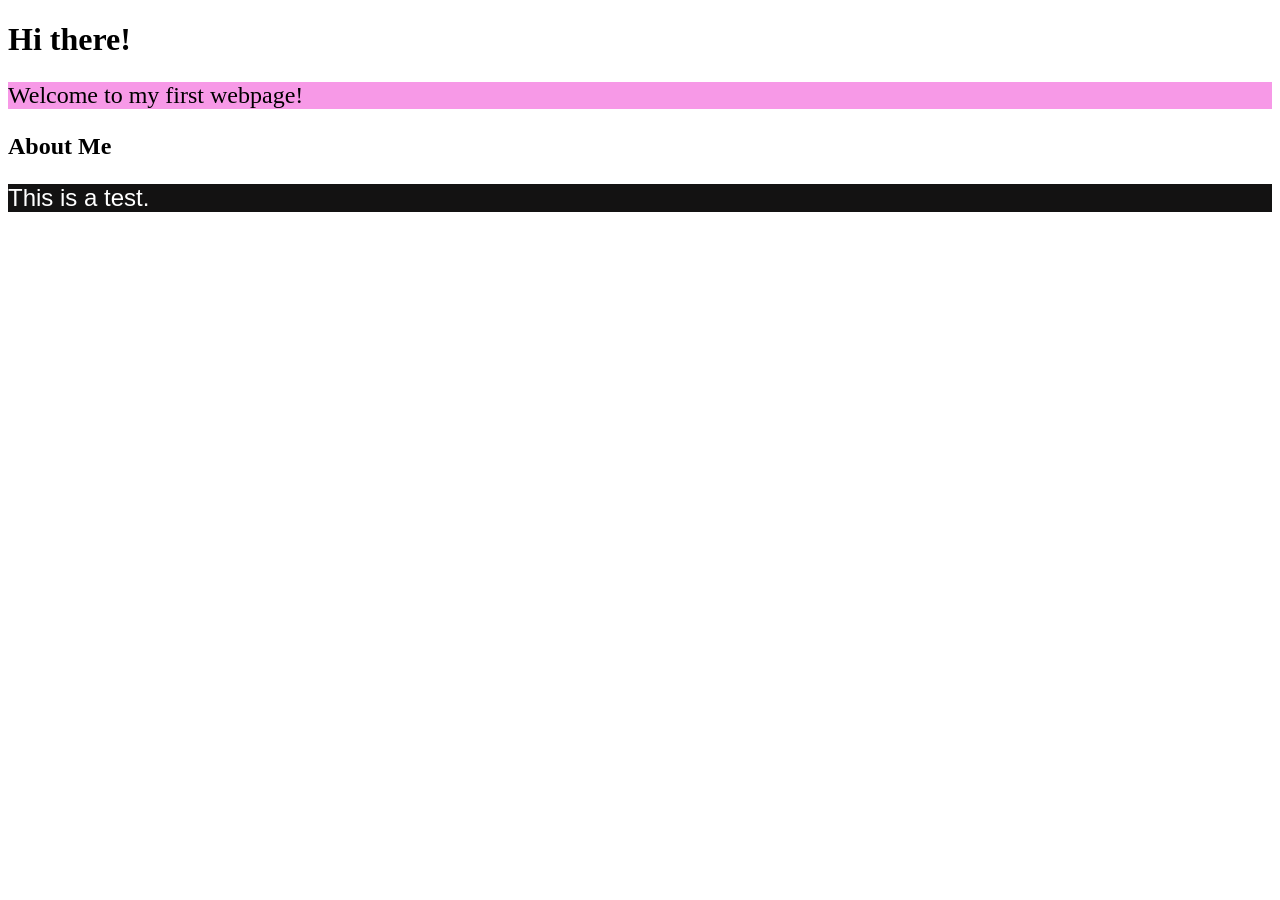
<file: Week2/index.html>
<!DOCTYPE html>
<html>


</head>
    <title>My First Webpage!</title>
</head>
<body>
    <h1> Hi there! </h1>
    <p style="background-color:rgb(247, 153, 231); font-size: 24px;">Welcome to my first webpage!</p>
    <h2>About Me</h2>
    <p style="background-color:rgb(19, 18, 18); font-size: 24px; color: white; font-family: Arial, sans-serif;">This is a test.</p>
   </body> 
</html>
</file>
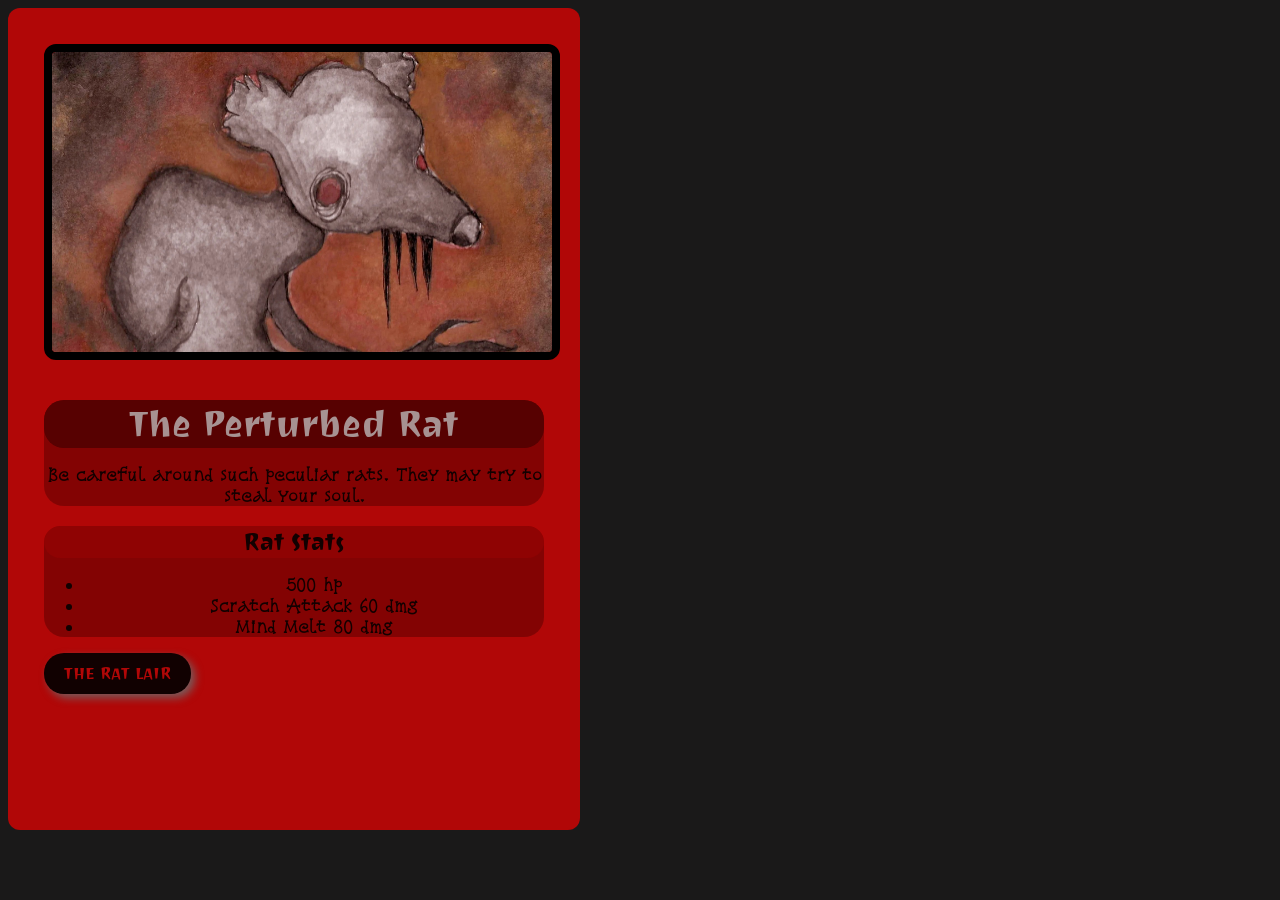
<file: Week3/homework/index.html>
<!DOCTYPE html>
<html lang="en">
<head>
    <meta charset="UTF-8">
    <meta name="viewport" content="width=device-width, initial-scale=1.0">
    <title>CARD</title>
    <style>
        @import url('https://fonts.googleapis.com/css2?family=Joti+One&family=Snowburst+One&display=swap');
    </style>
    <link rel="stylesheet" href="./styles.css">
</head>
<body>
    <div class="card">
        <img class="img"src="./assets/ratPic.jpg" alt="Rat">
        <div class="details">
            <h1>The Perturbed Rat</h1><p>Be careful around such peculiar rats. They may try to steal your soul.</p>
        </div>
    
        <div class="stats"><h2>Rat Stats</h2>
        <ul>
            <li>500 hp</li>
            <li>Scratch Attack 60 dmg</li>
            <li>Mind Melt 80 dmg</li>
        </ul>
        </div>
        <div class="button">
            <button id="ratlair"><a href="./ratlair.html">THE RAT LAIR</a></button>
        </div>
    </div>
</body>
    
</html>
</file>
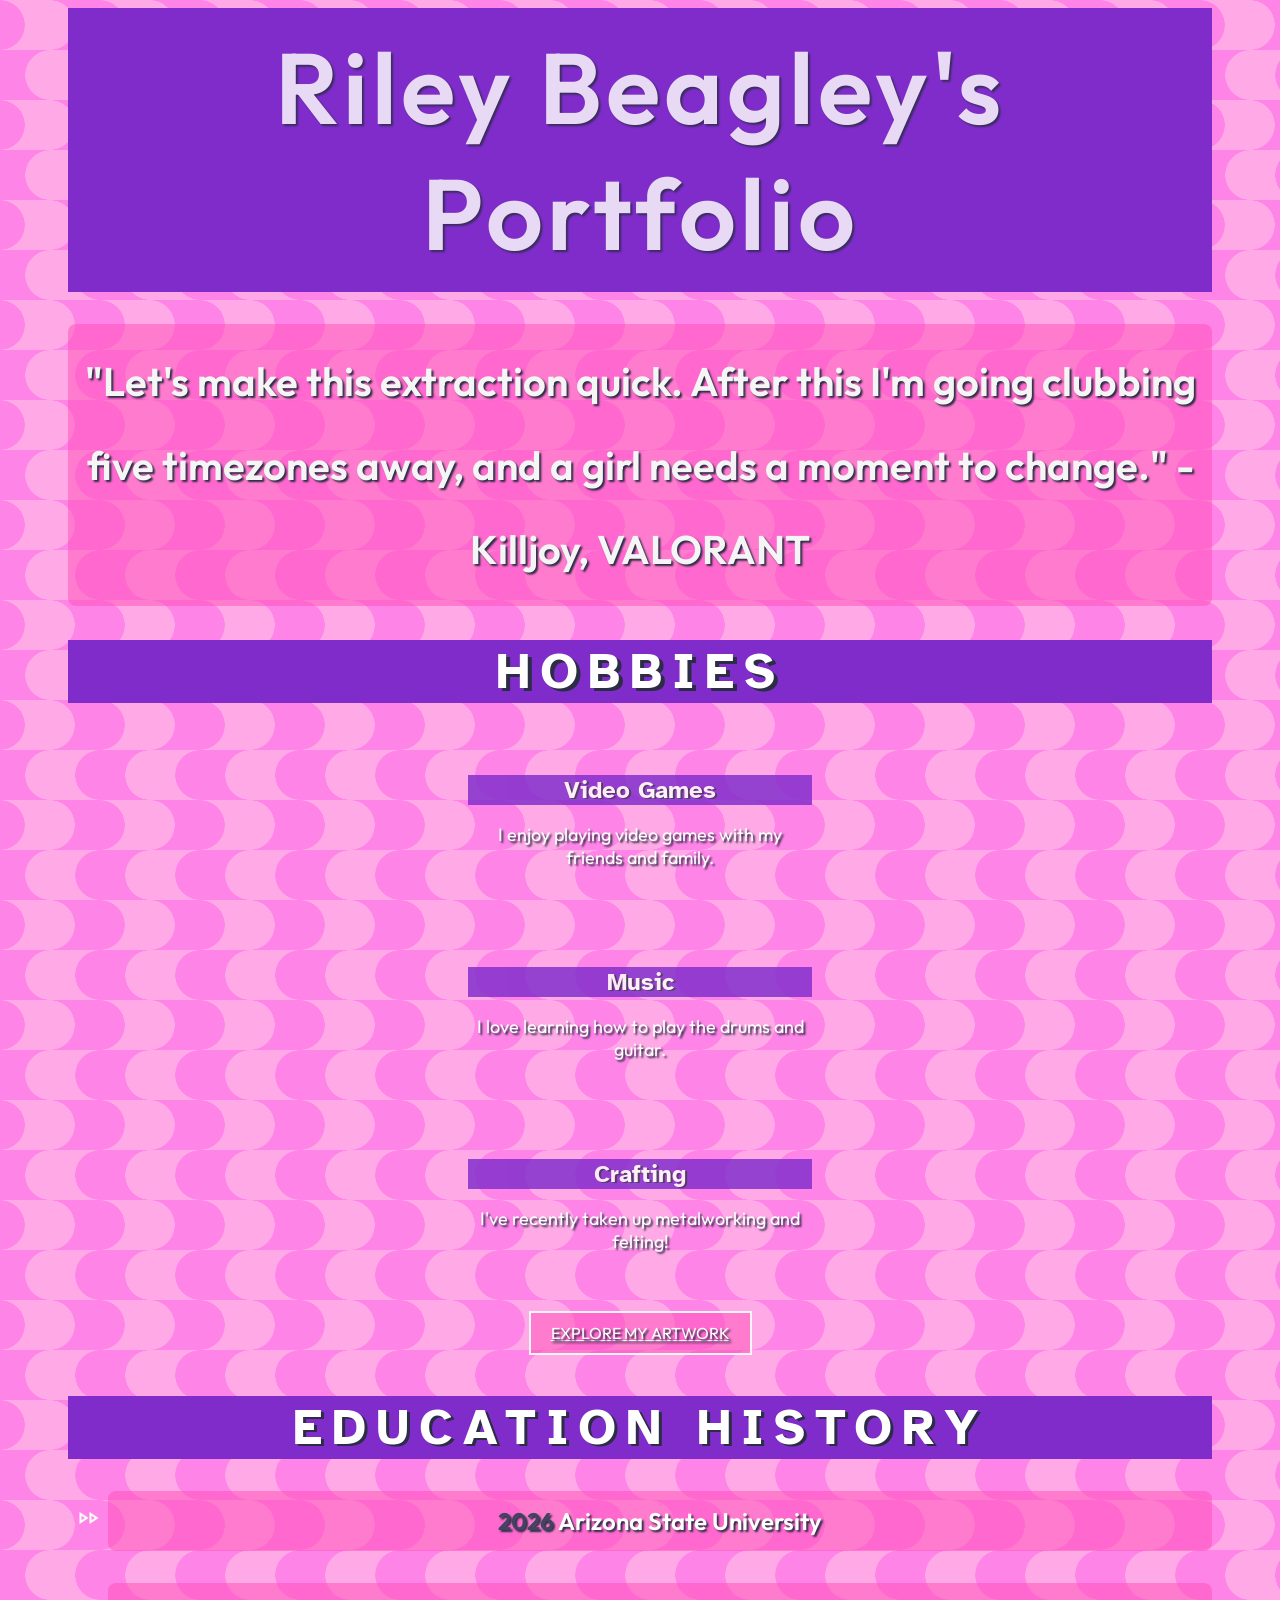
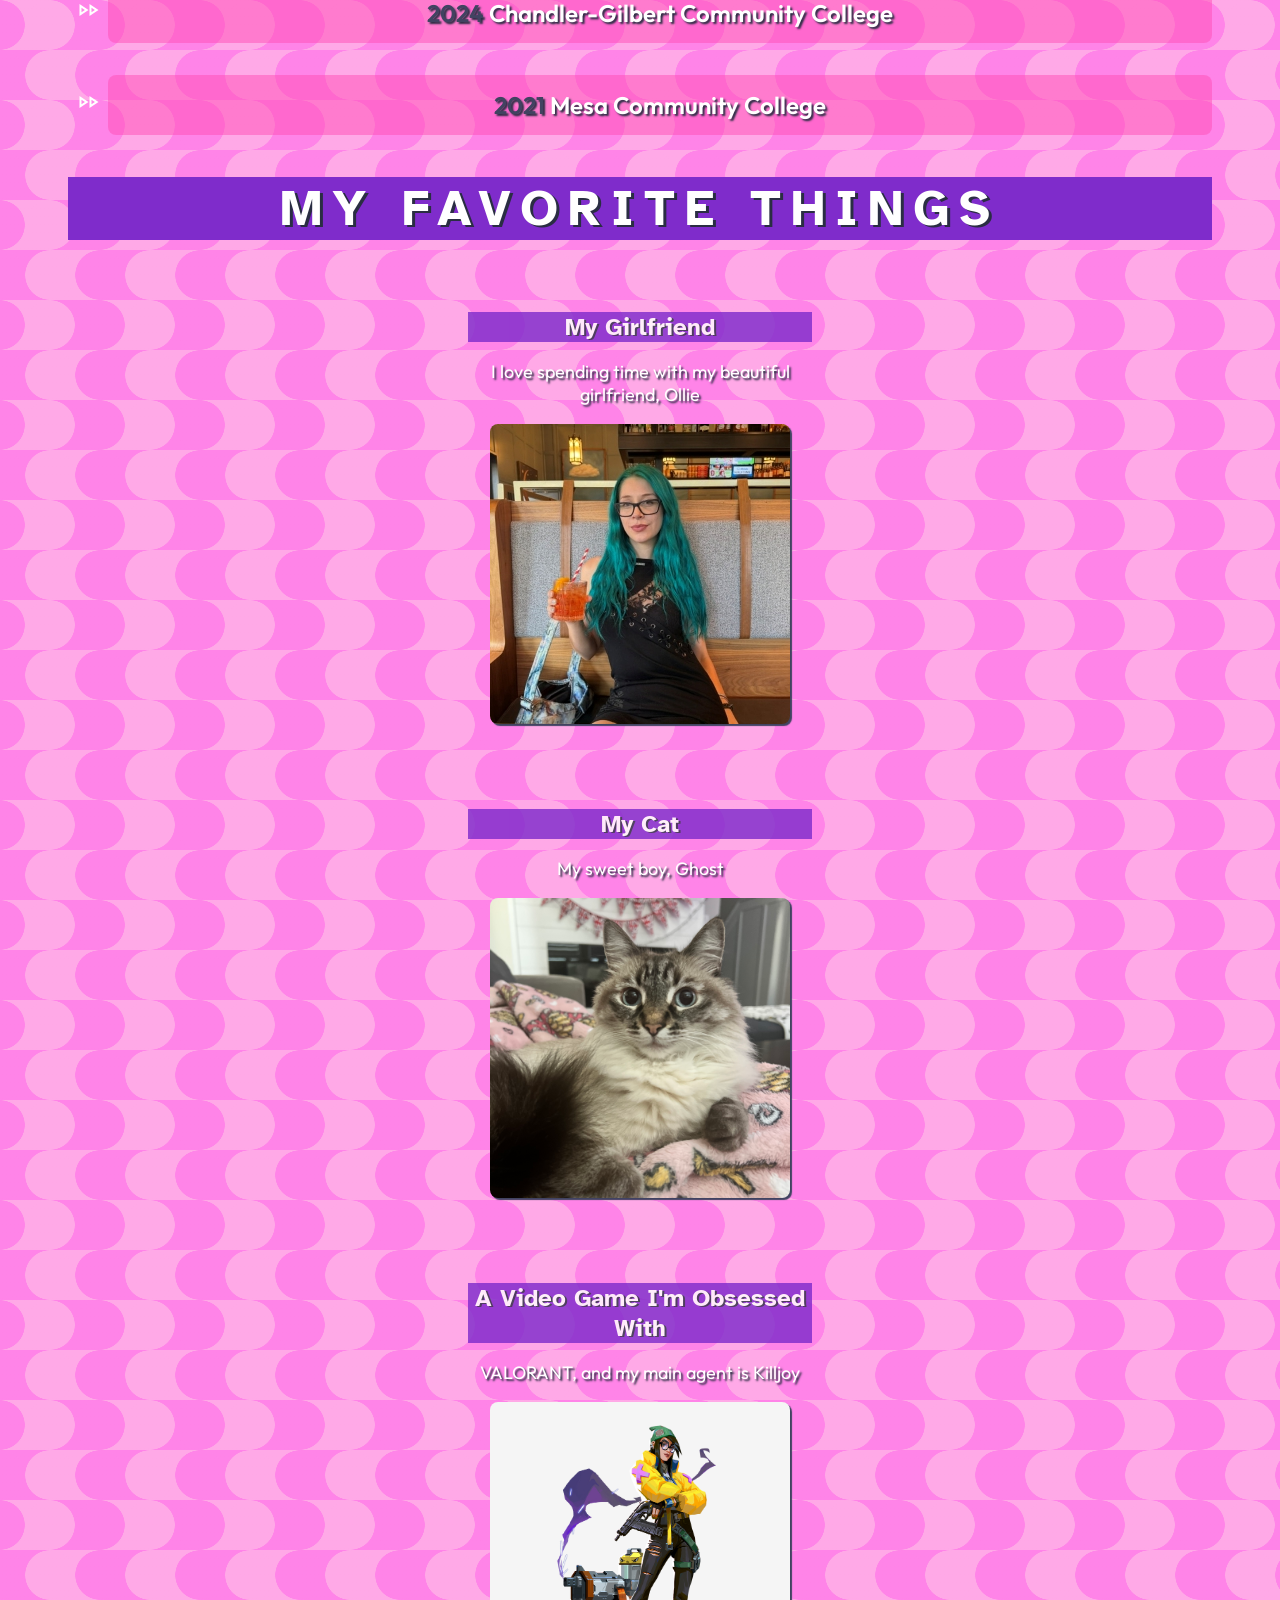
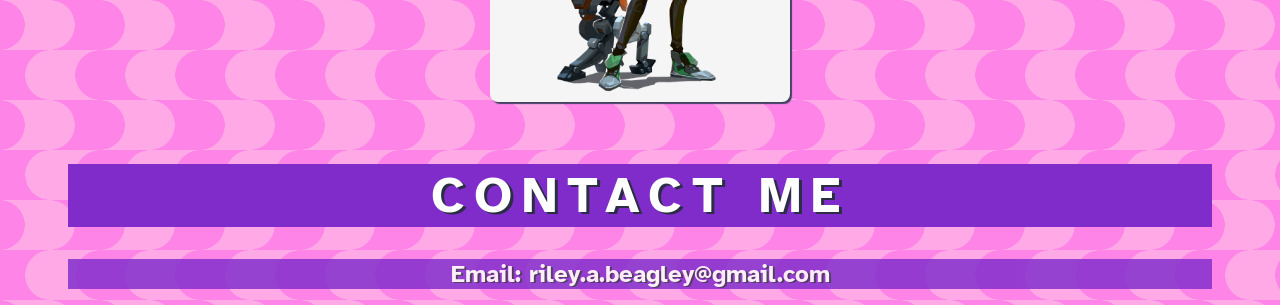
<file: Week3/personalportfolio/index.html>
<!DOCTYPE html>
<html lang="en">
<head>
    <meta charset="UTF-8">
    <meta name="viewport" content="width=device-width, initial-scale=1.0">
    <title>Riley's Portfolio</title>
    <style>
        @import url('https://fonts.googleapis.com/css2?family=Atkinson+Hyperlegible:ital,wght@0,400;0,700;1,400;1,700&family=Outfit:wght@100..900&display=swap');
        @import url('https://fonts.googleapis.com/css2?family=Atkinson+Hyperlegible:ital,wght@0,400;0,700;1,400;1,700&family=Outfit:wght@100..900&display=swap');
    </style>
    <link rel="stylesheet" href="./styles.css">
</head>
<body>
    <header><span>Riley Beagley's Portfolio</span></header>
    <div class="title">"Let's make this extraction quick. After this I'm going clubbing five timezones away, and a girl needs a moment to change." -Killjoy, VALORANT</div>

    <div class="hobbies">
        <h1>HOBBIES</h1>
        <div class="cards">
            <div id="designer"><h3>Video Games</h3><p>I enjoy playing video games with my friends and family.</p></div>
            <div id="designer"><h3>Music</h3><p>I love learning how to play the drums and guitar.</p></div>
            <div id="designer"><h3>Crafting</h3><p>I've recently taken up metalworking and felting!</p></div>
            <button id="explore"><a href="./artwork.html">EXPLORE MY ARTWORK</a></button>
        </div>
    </div>

    <div class="education">
        <h2>EDUCATION HISTORY</h2>
        <ul>
            <li><span class="year">2026</span> Arizona State University</li>
            <li><span class="year">2024</span> Chandler-Gilbert Community College</li>
            <li><span class="year">2021</span> Mesa Community College</li>
        </ul>
    </div>

    <div class="favoriteThings">
        <h2>My Favorite Things</h2>
        <div class="cards">
            <div id="designer">
                <h3>My Girlfriend</h3>
                <p>I love spending time with my beautiful girlfriend, Ollie</p>
                <img src="./assets/ollie.jpg" width="250" height="300"/>
            </div>

            <div id="designer">
                <h3>My Cat</h3>
                <p>My sweet boy, Ghost</p>
                <img src="./assets/gort.jpeg" width="250" height="300"/>
            </div>

            <div id="designer">
                <h3>A Video Game I'm Obsessed With</h3>
                <p>VALORANT, and my main agent is Killjoy</p>
                <img src="./assets/killjoy.png" width="400" height="350"/>
            </div>

        </div>
    </div>

    <footer>
        <h2>CONTACT ME</h2>
        <h3>Email: riley.a.beagley@gmail.com</h3>
    </footer>
</body>
</html>
</file>
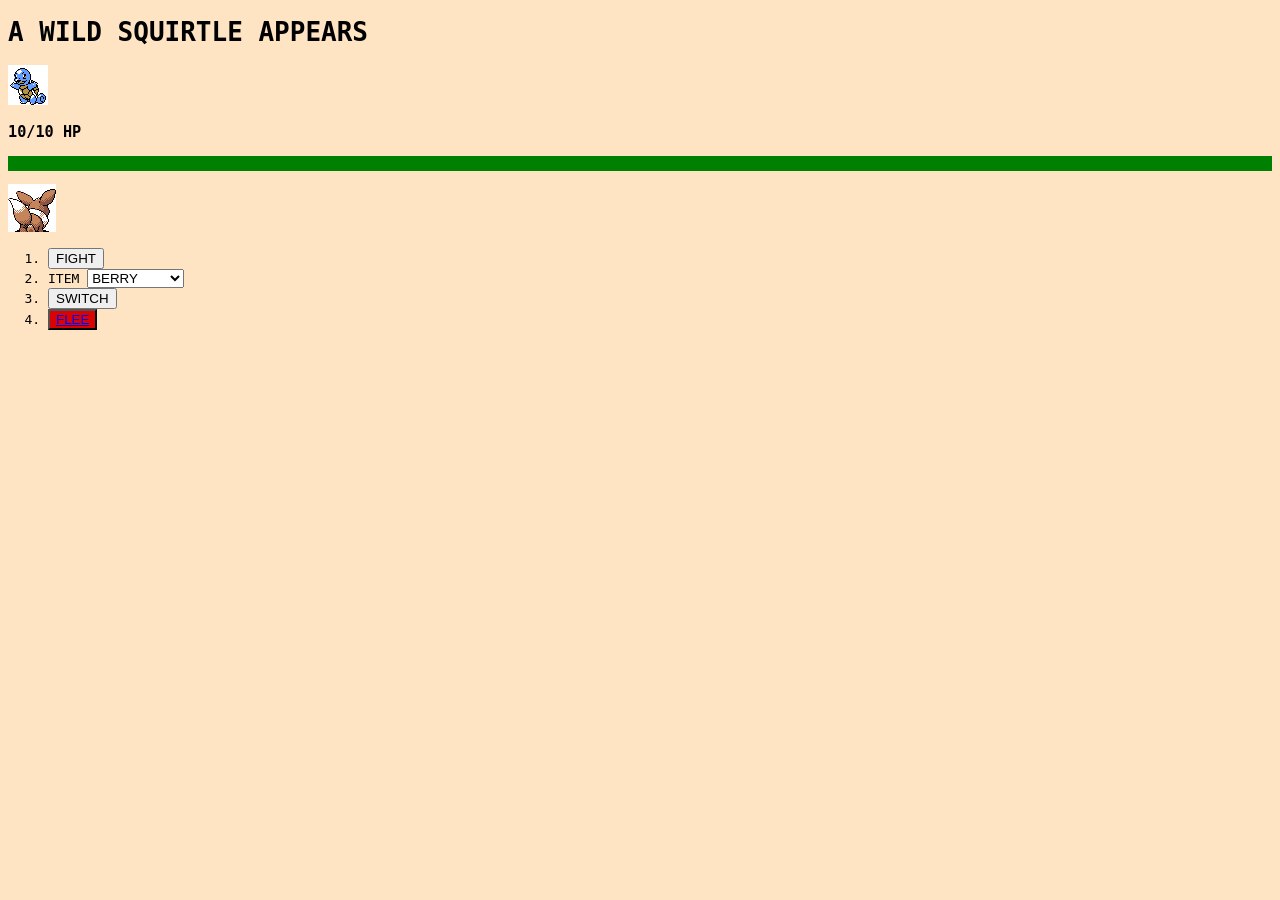
<file: Week2/ourfirstgame/game.html>
<!DOCTYPE html>
<html>
    <head>
    <title>My Favorite Pokemon</title>
    </head>
    <body class="battle" style="background-color: bisque; font-family: monospace;">
        <h1 id="squirtle">A WILD SQUIRTLE APPEARS</h1>
        <section class="squirtle"></section>
            <img src="./assets\squirtlefront.png"></img>
            <h3>10/10 HP</h3>
        </section>
            <div style="background-color: green;"><p></p><p>&nbsp;</p></div>
        <section class="eevee">
            <img src="./assets\eeveeback.png"/>
            <ol>
                <li><button>FIGHT</button></li>
                <li><label id="item" for="item-select">ITEM</label>
                    
                    <select id="item-select">
                        <option value="berries">BERRY</option>
                        <option value="lemonade">LEMONADE</option>
                    </select>

                <li><button>SWITCH</button></li>
                    

                <li><button style="background-color: rgb(219, 2, 2); color: white;"><a href="./index.html">FLEE</button></a></li>

            </ol>
        </section>

    </body>


    </html>
</file>
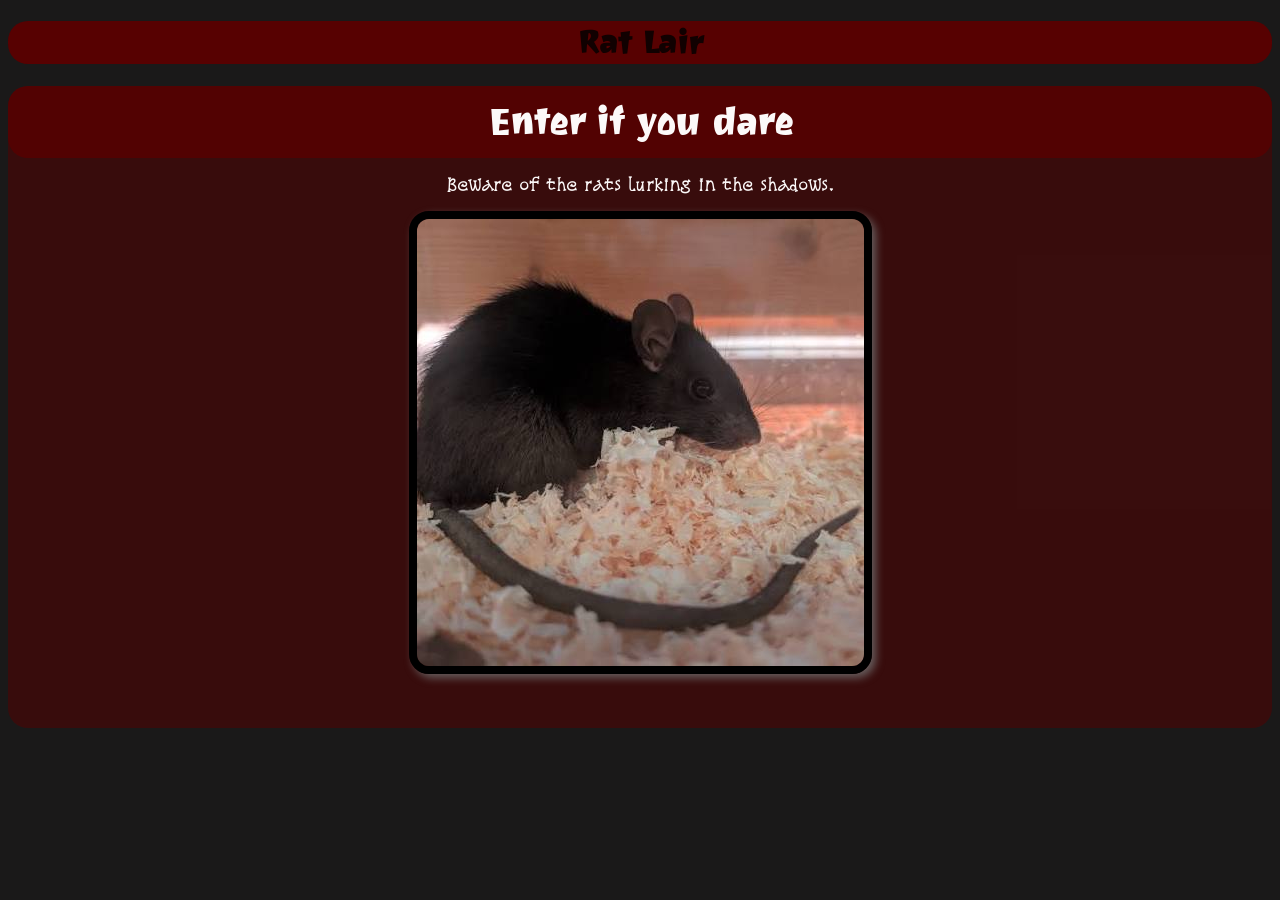
<file: Week3/homework/ratlair.html>
<!DOCTYPE html>
<html lang="en">
<head>
    <meta charset="UTF-8">
    <meta name="viewport" content="width=device-width, initial-scale=1.0">
    <title>Rat Lair</title>
    <link rel="stylesheet" href="./styles.css">
    <style>
        @import url('https://fonts.googleapis.com/css2?family=Joti+One&family=Snowburst+One&display=swap');
    </style>
    <div class="lair">
        <h1>Rat Lair</h1>
    </div>
</head>
<body>
    <div class="base">
        <h1>Enter if you dare</h1>
        <p>Beware of the rats lurking in the shadows.</p>
        <img src="./assets/blackRat.jpg">
    </div>
</body>
</html>
</file>
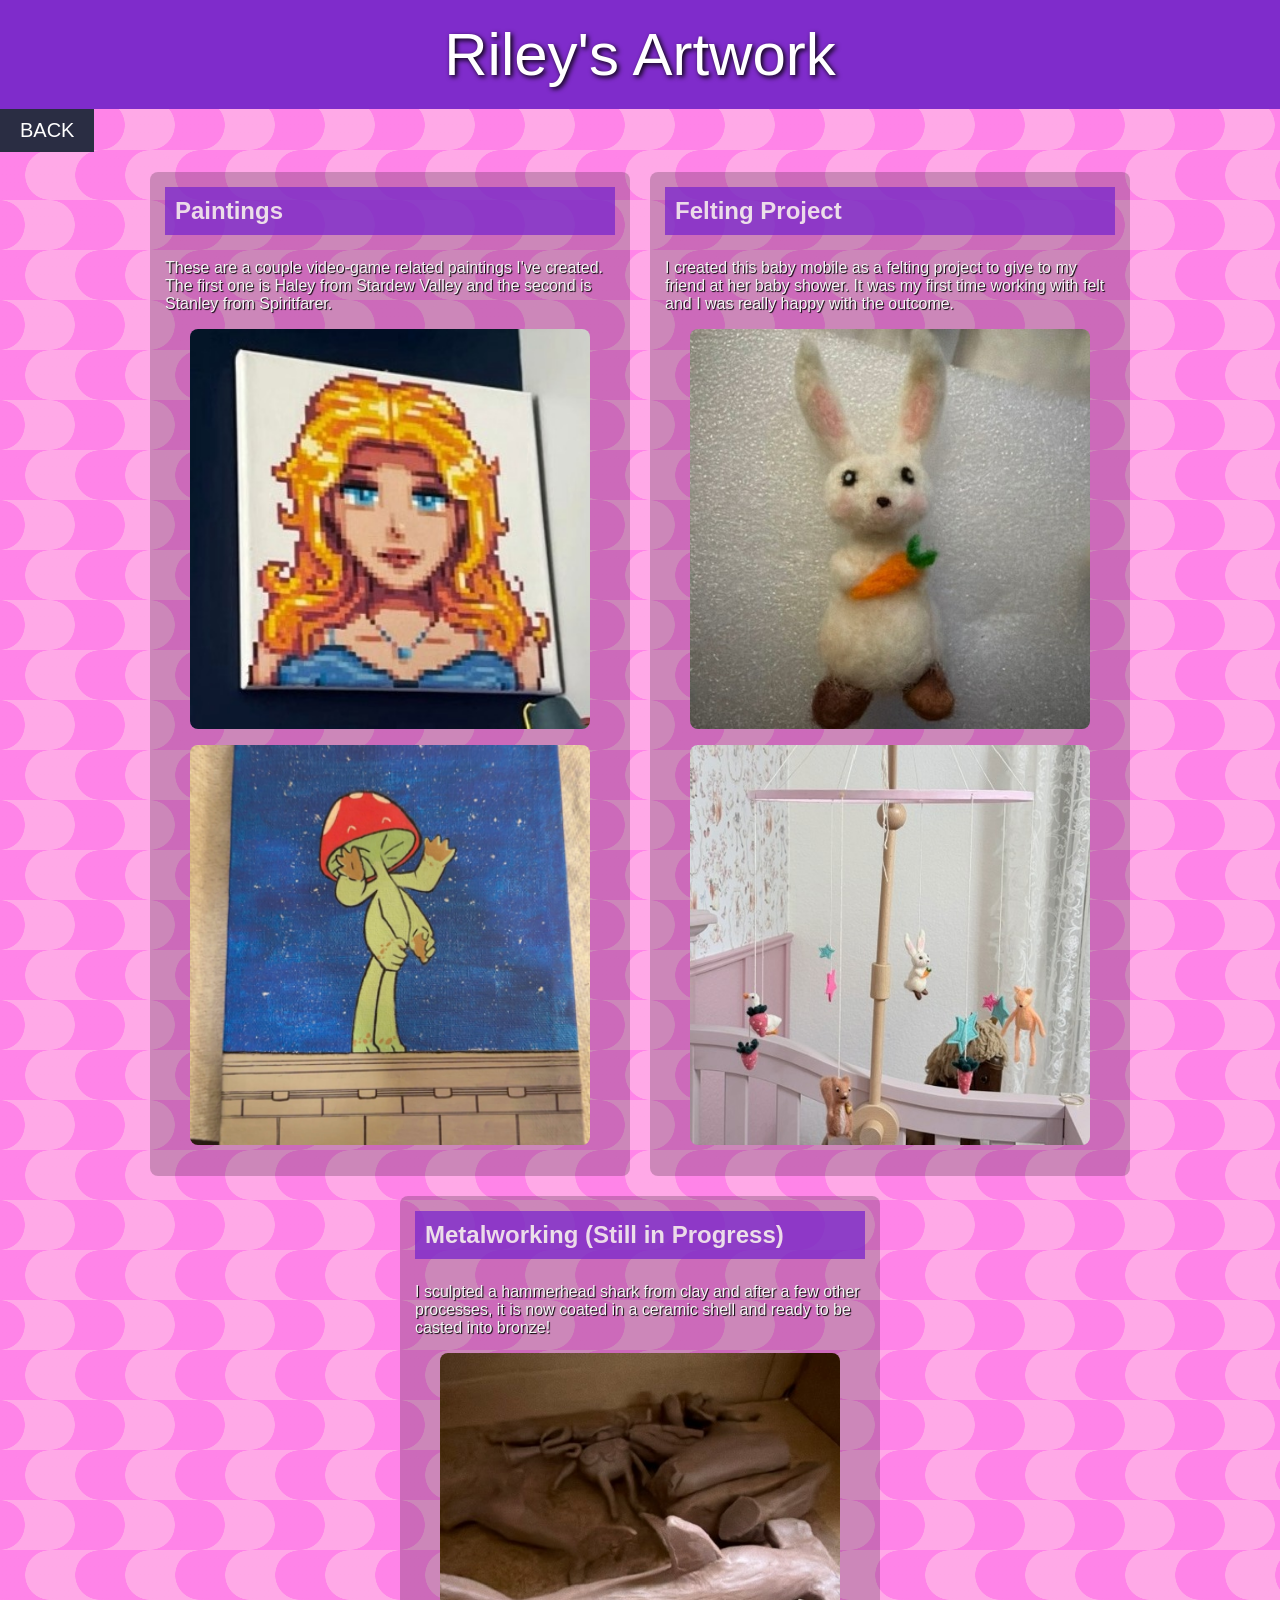
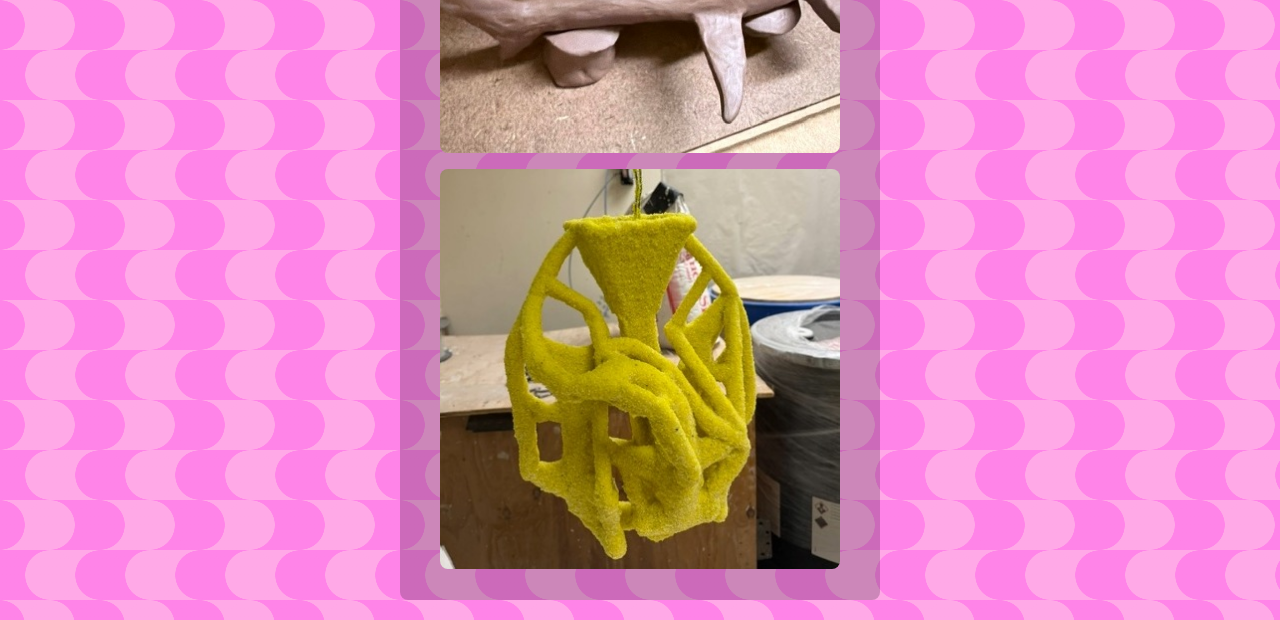
<file: Week3/personalportfolio/artwork.html>
<!DOCTYPE html>
<html lang="en">
    
<head>
    <meta charset="UTF-8">
    <meta name="viewport" content="width=device-width, initial-scale=1.0">
    <title>Riley's Artwork</title>
    <header style="background-color: #7f2ccbff; color: white; font-family: 'Outfit', sans-serif; font-size: 60px; text-shadow: 2px 2px 5px #000; text-align: center; padding: 20px;">Riley's Artwork</header>
</head>
<body style="background-image: url('./assets/wavesBackground.png'); background-color: #f5f5f5; font-family: 'Outfit', sans-serif; color: #333; margin: 0; padding: 0;">
    <button id="back" style="background-color: var(--cardColors); font-family: 'Outfit', sans-serif; background-color: #2a2d43ff; color: white; border: none; padding: 10px 20px; font-size: 20px; cursor: pointer;"><a href="./index.html" style="color: white; text-decoration: none;">BACK</a></button>
    
    <div class="artwork">
        <!-- The gap: 20px here will automatically separate the sections below -->
        <div class="cards" style="color: whitesmoke; font-family: 'Outfit', sans-serif; display: flex; flex-wrap: wrap; justify-content: center; gap: 20px; padding: 20px;">
            
            <!-- SECTION 1: Paintings -->
            <section class="card" style="max-width: 450px; background-color: rgba(0,0,0,0.2); padding: 15px; border-radius: 8px;">
                <h3 style="font-size: 24px; background-color: #7f2ccbff; opacity: 0.8; padding: 10px; margin-top: 0;">Paintings</h3>
                <p style="text-shadow: 1px 1px 1px #000;">These are a couple video-game related paintings I've created. The first one is Haley from Stardew Valley and the second is Stanley from Spiritfarer.</p>
                <p><img src="./assets/haleyPainting.jpg" width="400" height="400" style="display: block; margin-bottom: 15px; margin-left: auto; margin-right: auto; border-radius: 8px;"/></p>
                <p><img src="./assets/stanleyPainting.png" width="400" height="400" style="display: block; margin-left: auto; margin-right: auto; border-radius: 8px;"/></p>
            </section>
    
            <!-- SECTION 2: Felting Project -->
            <section class="card" style="max-width: 450px; background-color: rgba(0,0,0,0.2); padding: 15px; border-radius: 8px;">
                <h3 style="font-size: 24px; background-color: #7f2ccbff; opacity: 0.8; padding: 10px; margin-top: 0;">Felting Project</h3>
                <p style="text-shadow: 1px 1px 1px #000;">I created this baby mobile as a felting project to give to my friend at her baby shower. It was my first time working with felt and I was really happy with the outcome.</p>
                <p><img src="./assets/feltBunny.jpg" width="400" height="400" style="display: block; margin-bottom: 15px; margin-left: auto; margin-right: auto; border-radius: 8px;"/></p>
                <p><img src="./assets/babyMobile.jpg" width="400" height="400" style="display: block; margin-left: auto; margin-right: auto; border-radius: 8px;"/></p>
            </section>
    
            <!-- SECTION 3: Metalworking -->
            <section class="card" style="max-width: 450px; background-color: rgba(0,0,0,0.2); padding: 15px; border-radius: 8px;">
                <h3 style="font-size: 24px; background-color: #7f2ccbff; opacity: 0.8; padding: 10px; margin-top: 0;">Metalworking (Still in Progress)</h3>
                <p style="text-shadow: 1px 1px 1px #000;">I sculpted a hammerhead shark from clay and after a few other processes, it is now coated in a ceramic shell and ready to be casted into bronze!</p>
                <p><img src="./assets/clayShark.jpg" width="400" height="400" style="display: block; margin-bottom: 15px; margin-left: auto; margin-right: auto; border-radius: 8px;"/></p>
                <p><img src="./assets/ceramicShell.jpg" width="400" height="400" style="display: block; margin-left: auto; margin-right: auto; border-radius: 8px;"/></p>
            </section>

        </div>
    </div>
</body>
</html>
</file>
<file: Week3/homework/styles.css>
* body {
    background-color: rgb(26, 25, 25);
}

.card {
    height: 750px;
    width: 500px;
    background-color: rgb(177, 7, 7);
    padding: 36px;
    border-radius: 12px;
}
.card img {
    width: 100%;
    height: 300px;
    object-fit: cover;
    object-position: 0% 15%;
    border-color: black;
    border-width: 8px;
    border-style: solid;
    margin-bottom: 12px;
    border-radius: 12px;
}
/* card Title */
.card h1 {
    color: rgb(167, 146, 146);
    font-family: 'Joti One', cursive;
    font-weight: 400;
    font-size: 36px;
    margin-bottom: 12px;
    text-align: center;
    background-color: rgb(87, 1, 1);
    border-radius: 20px;
}
/* card Text */
.card p {
    font-family: 'Snowburst One';
    font-weight: 900;
    text-align: center;
}

/* stats section */
.card .details {
    background-color: rgba(87, 1, 1, .50);
    border-radius: 20px;
    color: rgb(17, 1, 1);
    font-family: 'Joti One', cursive;
    font-weight: 400;
    margin-bottom: 12px;
    text-align: center;
}
.card h2 {
    color: rgb(17, 1, 1);
    background-color: rgb(143, 3, 3);
    border-radius: 20px;
    font-family: 'Joti One', cursive;
    font-weight: 400;
    margin-bottom: 12px;
    text-align: center;
}
.card .stats {
    background-color: rgba(87, 1, 1, .50);
    border-radius: 20px;
    color: rgb(17, 1, 1);
    font-family: 'Snowburst One';
    font-weight: 900;
    margin-bottom: 12px;
    text-align: center;
}
/* button section */
.card button {
    padding-top: 10px;
    padding-bottom: 10px;
    padding-left: 20px;
    padding-right: 20px;
    background-color: rgb(17, 1, 1);
    color: rgb(177, 7, 7);
    font-family: 'Joti One', cursive;
    font-weight: 400;
    font-size: 16px;
    border: none;
    border-radius: 20px;
    box-shadow: 4px 4px 8px rgba(109, 107, 107, 0.85);
    
}
.card button a {
    color: rgb(177, 7, 7);
    text-decoration: none;
}

/* rat lair section */
.lair {
    background-color: rgb(87, 1, 1);
    border-radius: 20px;
    color: rgb(17, 1, 1);
    font-family: 'Joti One', cursive;
    font-weight: 400;
    margin-bottom: 12px;
    text-align: center;
}

.base {
    background-color: rgba(87, 1, 1, .50);
    border-radius: 20px;
    color: rgb(252, 249, 249);
    font-family: 'Snowburst One', cursive;
    font-weight: 900;
    margin-bottom: 12px;
    text-align: center;
}
.base h1 {
    font-family: 'Joti One', cursive;
    font-weight: 900;
    text-align: center;
    font-size: 36px;
    margin-bottom: 12px;
    margin-top: 12px;
    padding: 12px;
    background-color: rgba(87, 1, 1, .85);
    border-radius: 20px;
}
.base img {
    box-shadow: 4px 4px 8px rgba(109, 107, 107, 0.85);
    border-radius: 20px;
    border: 8px solid black;
    margin-bottom: 50px;
}
</file>
<file: Week3/personalportfolio/styles.css>
/*
.atkinson-hyperlegible-regular {
  font-family: "Atkinson Hyperlegible", sans-serif;
  font-weight: 400;
  font-style: normal;
}

.atkinson-hyperlegible-bold {
  font-family: "Atkinson Hyperlegible", sans-serif;
  font-weight: 700;
  font-style: normal;
}

.atkinson-hyperlegible-regular-italic {
  font-family: "Atkinson Hyperlegible", sans-serif;
  font-weight: 400;
  font-style: italic;
}

.atkinson-hyperlegible-bold-italic {
  font-family: "Atkinson Hyperlegible", sans-serif;
  font-weight: 700;
  font-style: italic;
}
*/
* {
--baseColor: #ffa9e7ff;
--borderColor: #ff84e8ff;
--cardColors: #7f2ccbff;
--accentColor: #414361ff;
--extraColor: #2a2d43ff;
color: white;
font-family: "Outfit", sans-serif;
text-shadow: 2px 2px 2px var(--extraColor);
}

body {
    background-color: #ff84e8ff;
    background-image: url('./assets/wavesBackground.png');
    padding-right: 60px;
    padding-left: 60px;
    padding-top: 0px;
    padding-bottom: 0px;
    text-align: center;
    font-size: 18px;
}
/* header box */
header {
    background-color: var(--cardColors);
    padding-top: 16px;
    text-align: center;
    padding-bottom: 16px;
    margin-bottom: 32px;
    font-family: 'Atkinson Hyperlegible', sans-serif;
    color: whitesmoke;
}



header > span {
    font-size: 100px;
    font-weight: 600;
    letter-spacing: 4px;
    opacity: .82;
    animation-name: myAnimation;
    animation-duration: 2s;
    animation-iteration-count: infinite;
    animation-direction: alternate-reverse;
}

@keyframes myAnimation{
    0% {color: rgb(255, 79, 217);}
    25% {color: rgb(255, 127, 227);}
    50% {color: rgb(255, 167, 236);}
    75% {color: rgb(255, 200, 230);}
    100% {color: rgb(253, 112, 223);}
}

/* quote */
.title{
    background-color: rgba(255, 78, 181, 0.5);
    padding: 15px;
    border-radius: 8px;
    font-family: "Outfit", sans-serif;
    font-weight: 600;
    font-style: normal;
    font-size: 40px;
    margin-bottom: 32px;
    line-height: 84px;
    color: whitesmoke;
    text-shadow: 2px 2px 2px var(--extraColor);
    transition: all .3s;
}
/* quote hover */
.title:hover {
    box-shadow: 10px 10px var(--accentColor);
    transform: translate(-10px, -10px);
    
}
/* hobbies title */
h1{
    font-family: "Atkinson Hyperlegible", sans-serif;
    font-weight: 600;
    font-style: normal;
    font-size: 50px;
    letter-spacing: 10px;
    margin-bottom: 32px;
    text-transform: uppercase;
    color: #FFF;
    text-shadow: 4px 3px 0px var(--extraColor);
    text-align: center;
    background-color: var(--cardColors);
}

/* section titles (minus hobbies) */
h2{
    font-family: "Atkinson Hyperlegible", sans-serif;
    font-weight: 600;
    font-style: normal;
    font-size: 50px;
    letter-spacing: 10px;
    margin-bottom: 32px;
    text-transform: uppercase;
    color: #FFF;
    text-shadow: 3px 2px 0px var(--extraColor);
    text-align: center;
    background-color: var(--cardColors);
}

/* explore button */
#explore {
    background-color: rgba(255, 78, 181, 0.5);
    font-family: 'Outfit', sans-serif;
    color: white;
    border: 2px solid whitesmoke;
    padding: 10px 20px;
    font-size: 16px;
    cursor: pointer;
    transition: all .3s;
}
#explore:hover {
    background-color: rgb(184, 4, 255);
    border-color: white;
    transform: scale(1.1);
}
/* email */
h3{
    font-family: "Atkinson Hyperlegible", sans-serif;
    font-weight: 600;
    font-style: normal;
    font-size: 24px;
    margin-bottom: 16px;
    color: #FFF;
    text-shadow: 2px 1px 0px var(--extraColor);
    background-color: var(--cardColors);
    opacity: .82;
}

/* favorite things images */
.cards div > img {
    width: 300px;
    height: 300px;
    object-fit: cover;
    background-color: whitesmoke;
    border-radius: 8px;
    box-shadow: 2px 2px 1px var(--accentColor);
}
/* favorite things boxes */
.cards > div {
    background-color: none;
    padding: 16px;
    border: .5px;
    border-radius: 4px;
    width: 30%;
    margin-left: auto;
    margin-right: auto;
    margin-bottom: 24px;
    transition: all .3s;
}



.cards > div:hover {
    box-shadow: 10px 10px var(--accentColor);
    background-color: rgb(184, 4, 255);
    transform: translate(-10px, -10px);
}
/* education boxes */
.education > ul > li {
    background-color: rgba(255, 78, 181, 0.5);
    padding: 15px;
    border-radius: 8px;
    font-family: "Outfit", sans-serif;
    font-weight: 600;
    font-style: normal;
    text-align:center;
    font-size: 24px;
    margin-bottom: 32px;
    list-style-image: url(./assets/ffArrowRWhite.svg);
}
.education > ul > li:hover {
    background-color: rgba(255, 78, 181, 0.7);
    list-style-image: url(./assets/ffArrowR.svg);
    margin-left: 20px;
}

.year {
    color: var(--accentColor);
}
footer > h2 {
    animation: fade-in .7s ease-in-out infinite;
}

@keyframes fade-in {
    50% {
        opacity: .5;
    }
    100% {
        opacity: 1;
    }
}
</file>
